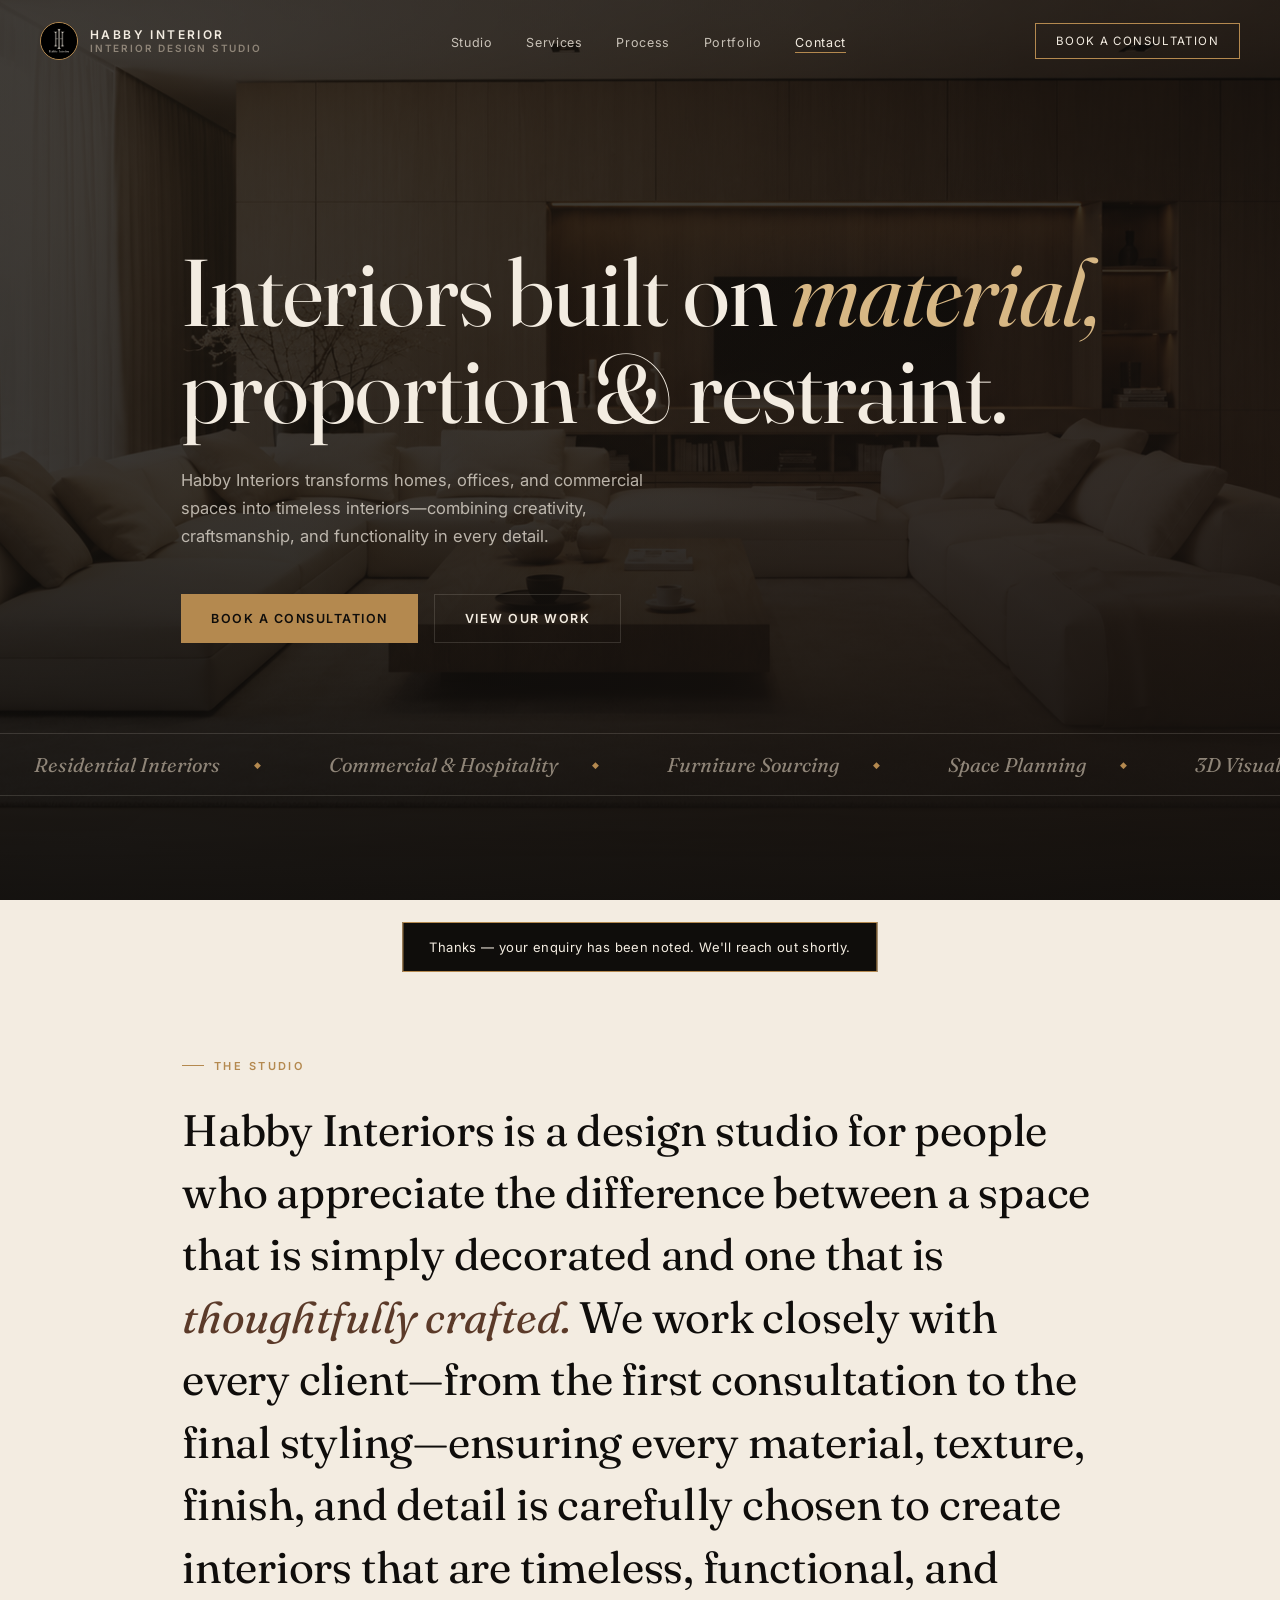
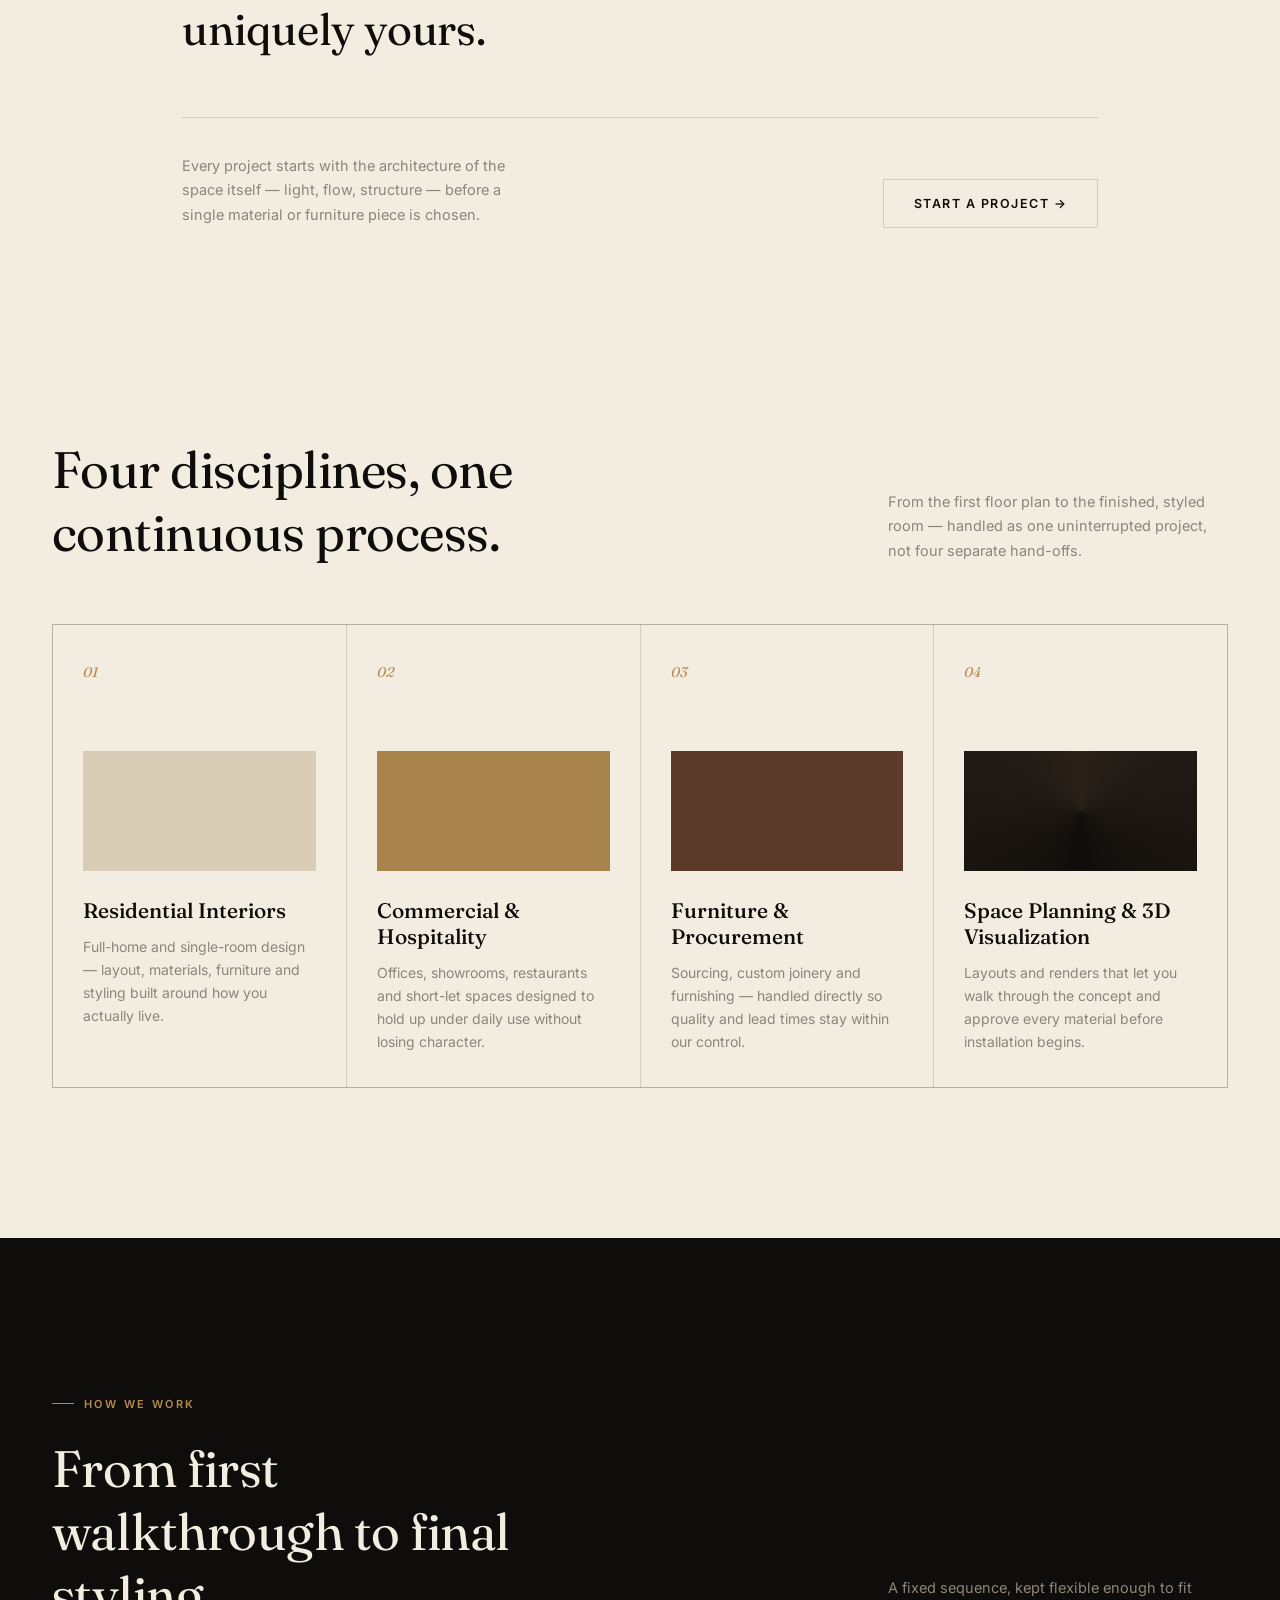
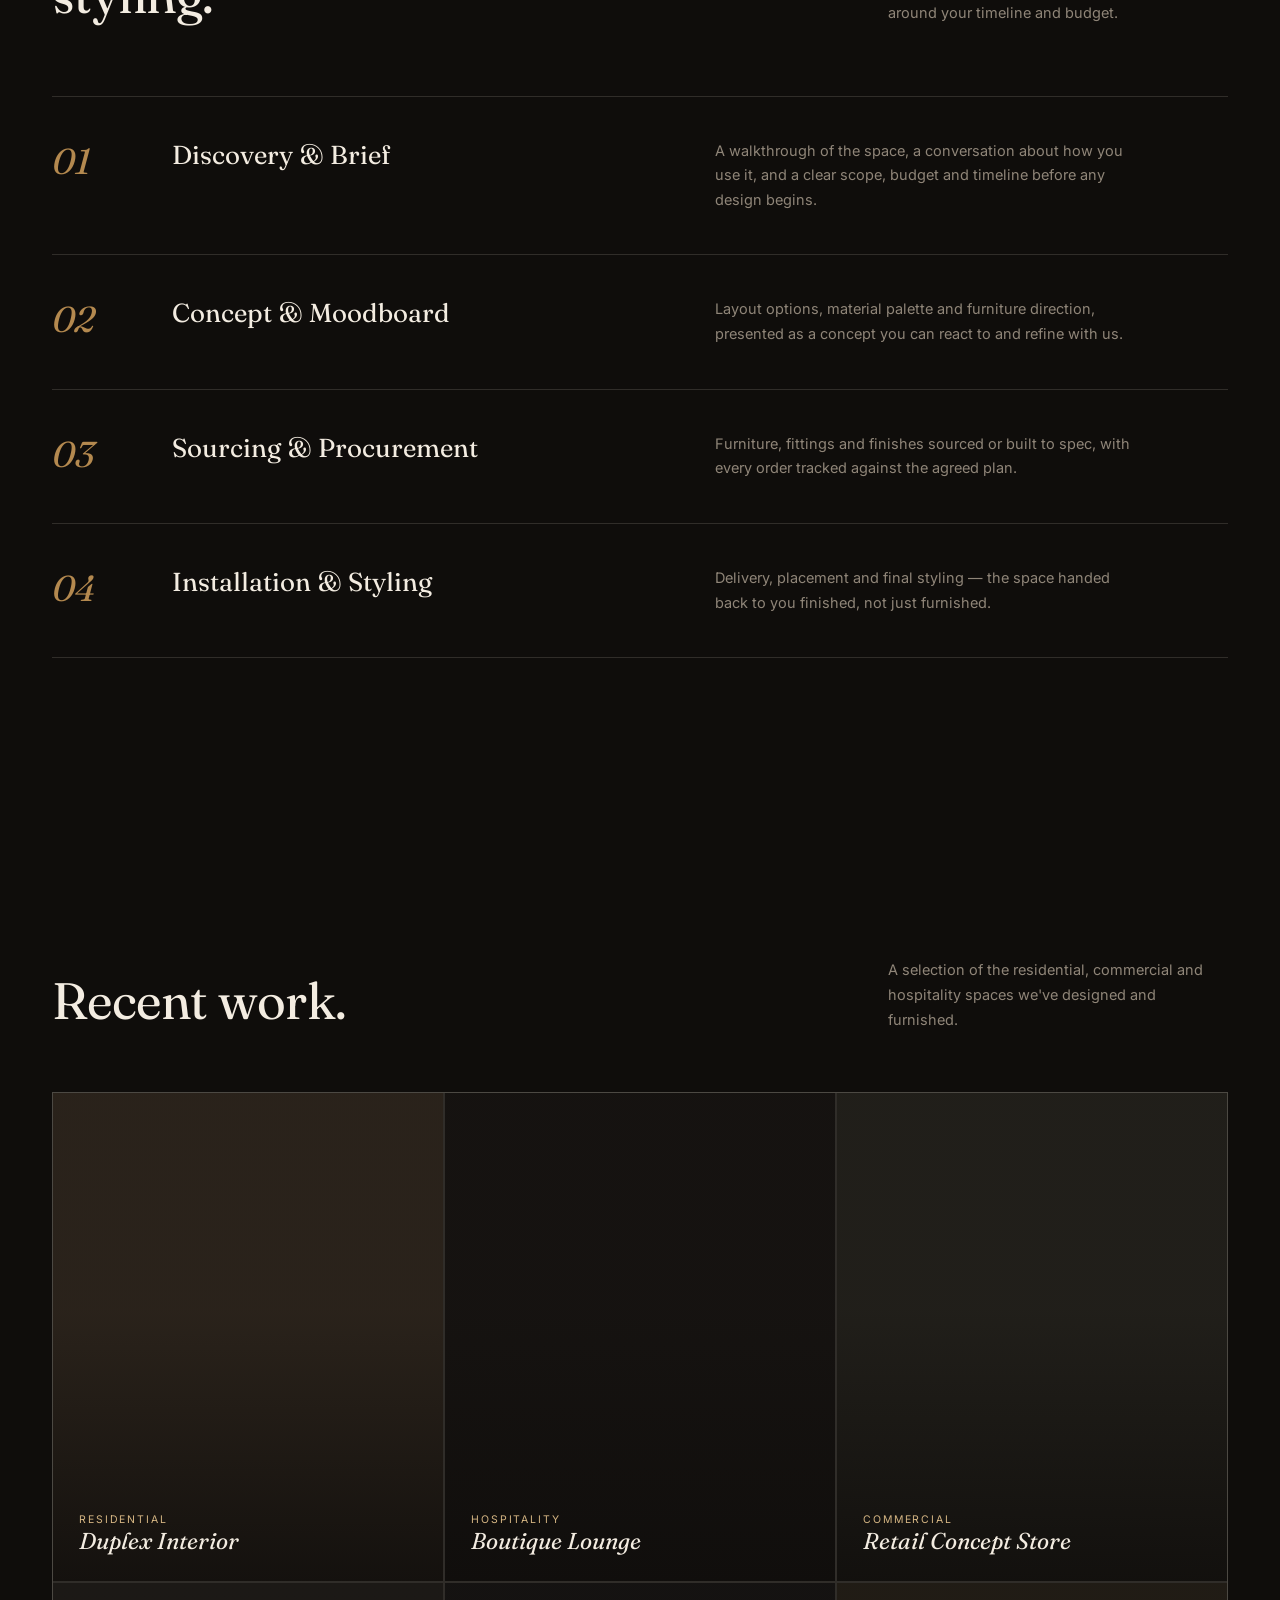
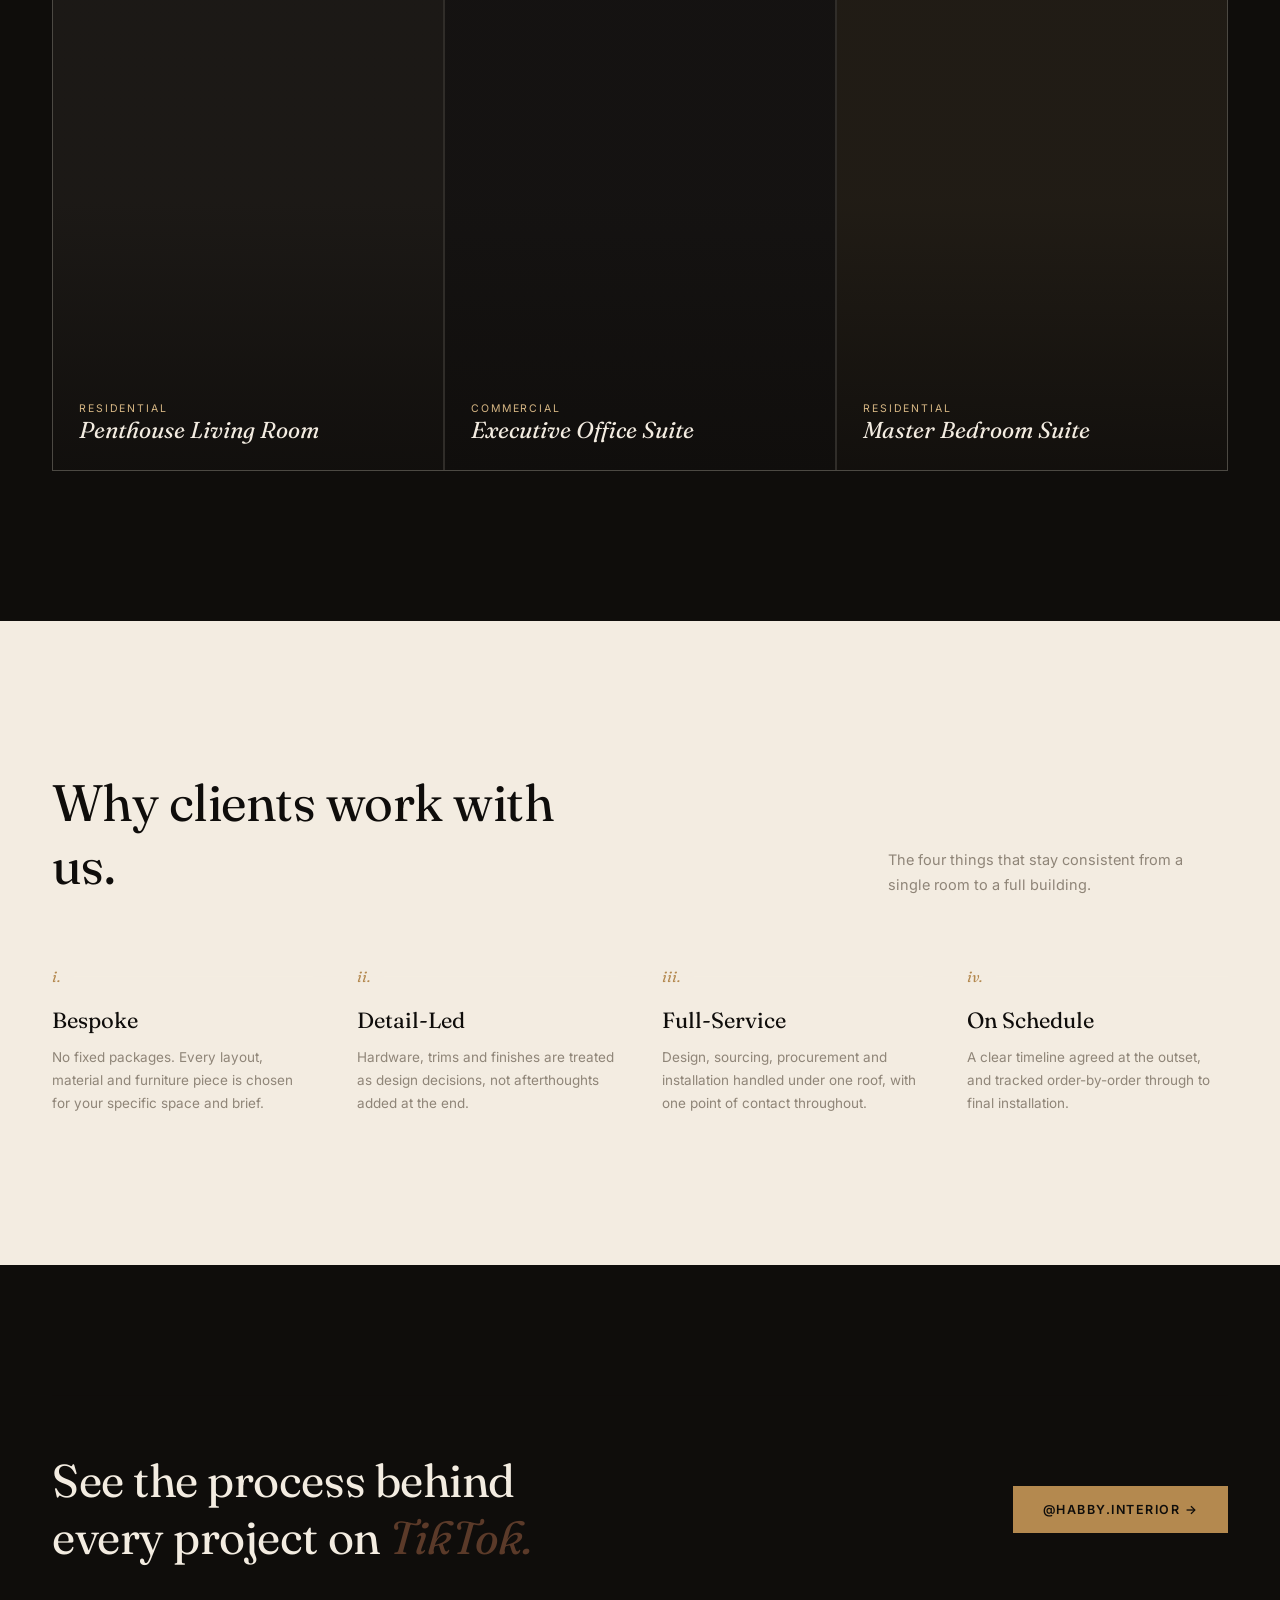
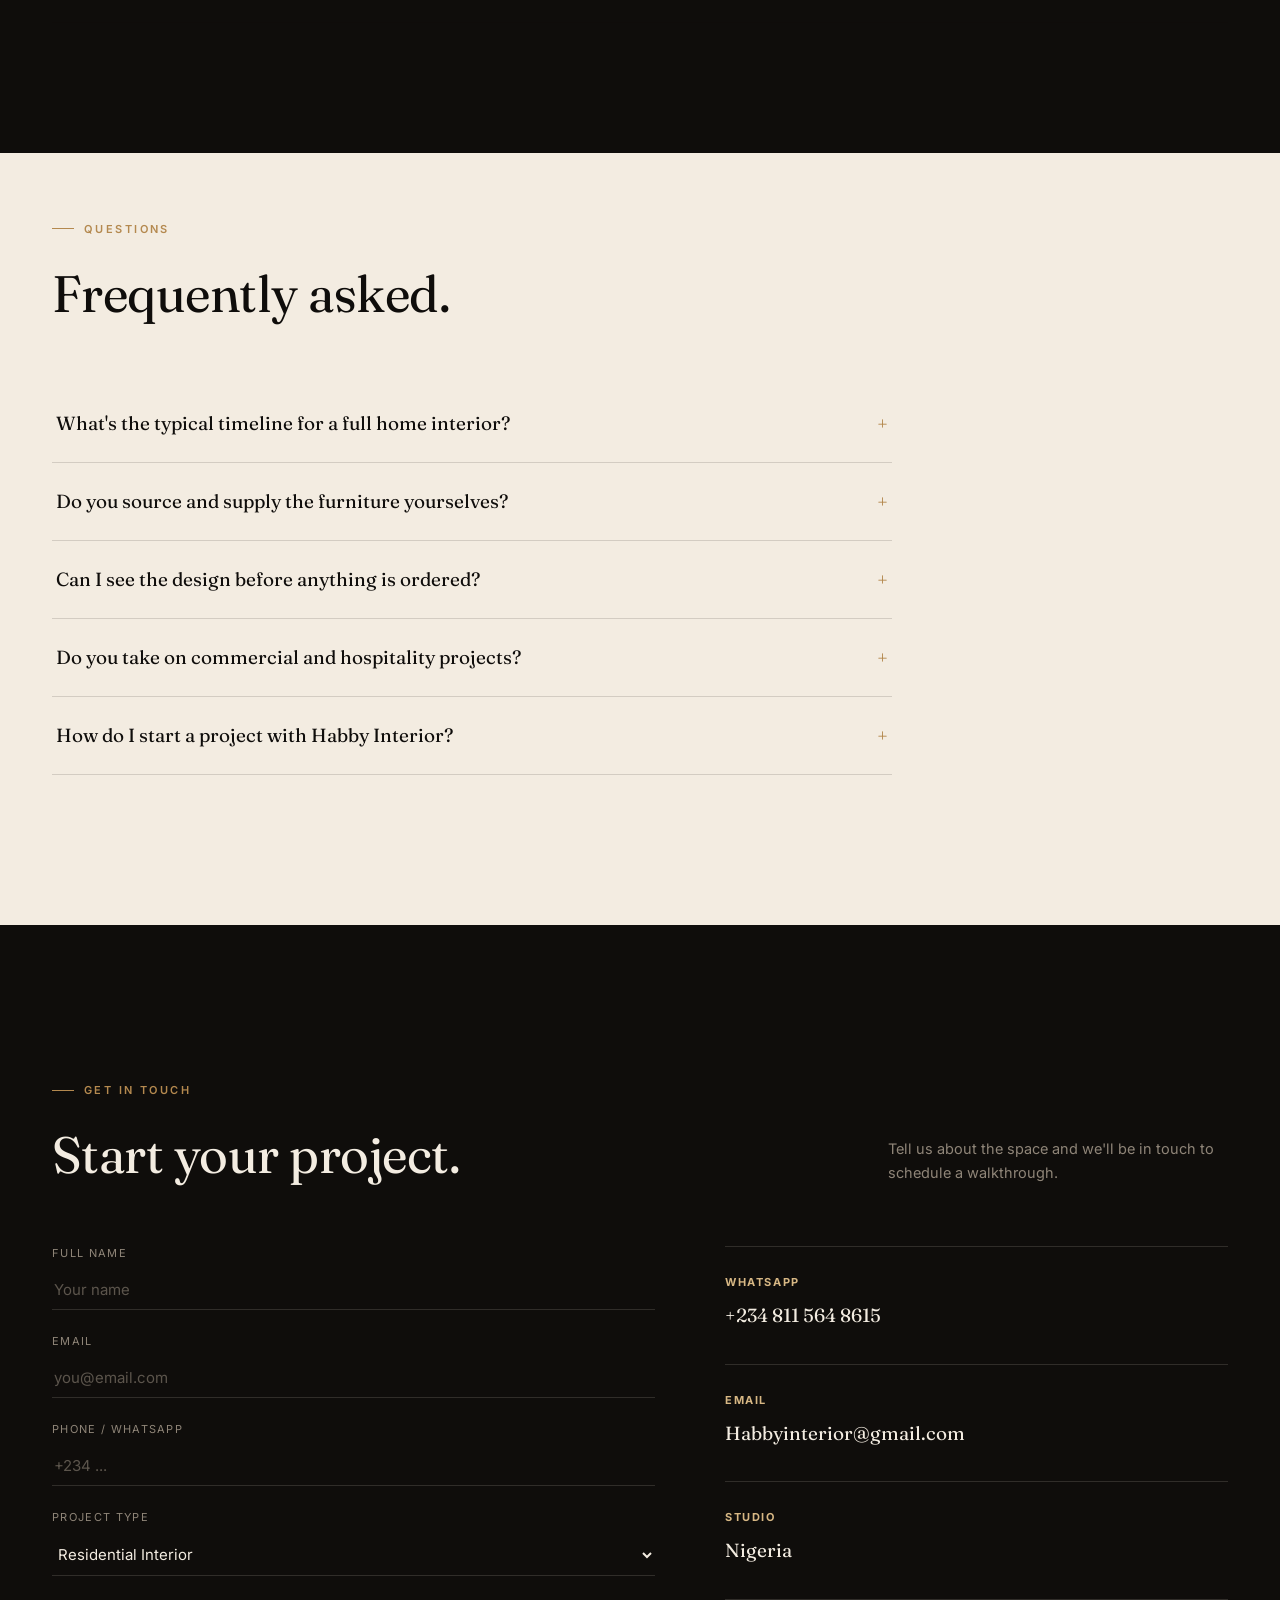
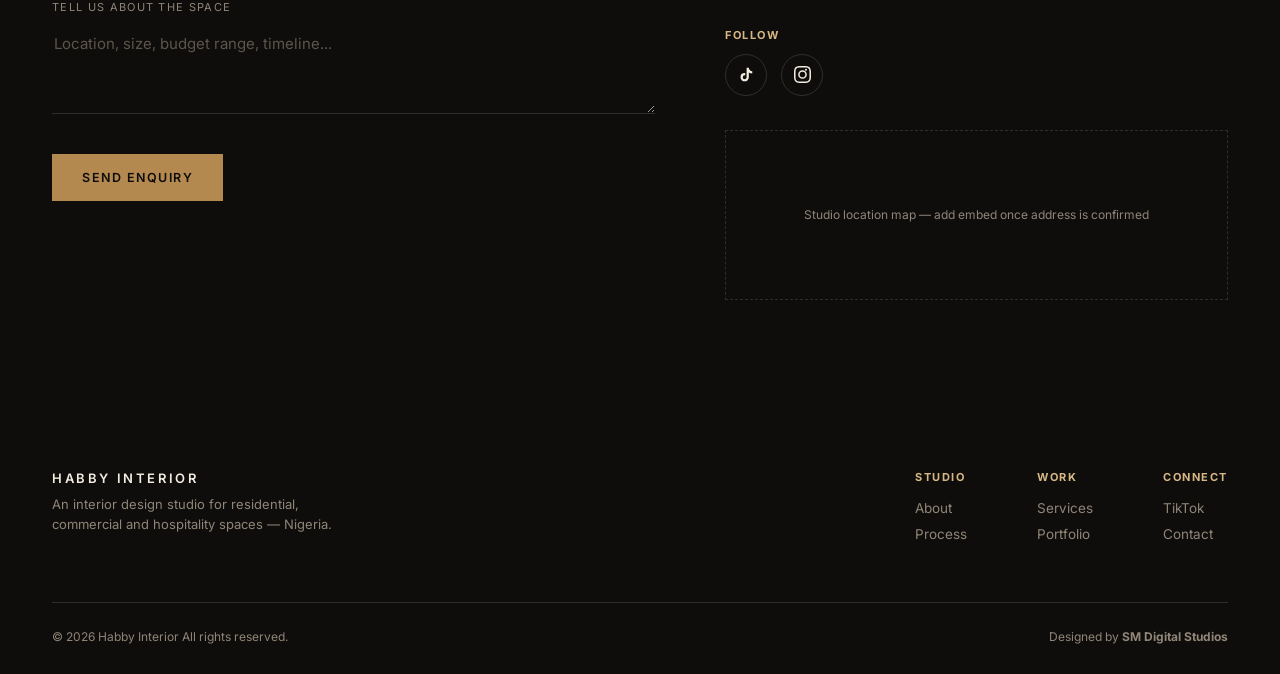
<file: index.html>
<!DOCTYPE html>
<html lang="en">
<head>
<title>Habby Interior — Interior Design Studio</title>
<meta charset="UTF-8">
<meta name="viewport" content="width=device-width, initial-scale=1.0">
  <meta name="description" content="Habby Interiors provides premium interior design, decoration and interior solutions for beautiful, modern spaces.">

<meta name="keywords" content="Habby Interiors, interior design, interior decoration, interior designer">

<meta name="robots" content="index, follow">
  <meta property="og:title" content="Habby Interiors | Interior Design & Decoration">
<meta property="og:description" content="Premium interior design and decoration by Habby Interiors.">
<meta property="og:type" content="website">
<meta property="og:url" content="https://habbyinteriors.netlify.app/">

<link rel="canonical" href="https://habbyinteriors.netlify.app/">
<meta name="description" content="Habby Interior is a Nigerian interior design studio crafting bespoke residential, commercial and hospitality interiors — from concept to installation.">
<link rel="preconnect" href="https://fonts.googleapis.com">
<link rel="preconnect" href="https://fonts.gstatic.com" crossorigin>
<link href="https://fonts.googleapis.com/css2?family=Fraunces:ital,opsz,wght@0,9..144,300;0,9..144,400;0,9..144,500;0,9..144,600;1,9..144,400;1,9..144,500&family=Inter:wght@400;500;600;700&display=swap" rel="stylesheet">
<link rel="icon" type="image/png" href="a.png">
  <link rel="icon" type="image/png" sizes="48x48" href="a.png">
<link rel="apple-touch-icon" href="/favicon.png">
  <meta name="google-site-verification" content="gCubUdFZI_BB-fOz_bjv0DTifJXOOAklGnRMy88tYVg" />
<link rel="stylesheet" href="style.css">
</head>
<body>

<div class="scroll-progress" id="scrollProgress"></div>

<header id="siteHeader">
  <a href="#top" class="logo" aria-label="AA Luxury Concept — Home">
    <span class="mark-wrap">
      <img class="mark-img" src="a.png" alt="" onerror="this.closest('.mark-wrap').classList.add('img-fallback')">
      <span class="mark-fallback" aria-hidden="true">AA</span>
    </span>
    <span class="word" aria-hidden="true">Habby Interior<span>Interior Design Studio</span></span>
  </a>
  <nav id="siteNav">
    <ul>
      <li><a href="#studio" data-nav>Studio</a></li>
      <li><a href="#services" data-nav>Services</a></li>
      <li><a href="#process" data-nav>Process</a></li>
      <li><a href="#portfolio" data-nav>Portfolio</a></li>
      <li><a href="#contact" data-nav>Contact</a></li>
    </ul>
    <a href="#contact" class="nav-mobile-cta">Book a Consultation</a>
  </nav>
  <a href="#contact" class="nav-cta">Book a Consultation</a>
  <button class="nav-toggle" id="navToggle" aria-label="Toggle menu" aria-controls="siteNav" aria-expanded="false"><span></span><span></span><span></span></button>
</header>

<div id="top"></div>

<section class="hero">
  <div class="hero-bg" data-bg="https://images.pexels.com/photos/19689234/pexels-photo-19689234.jpeg?auto=compress&cs=tinysrgb&w=1920" role="img" aria-label="Elegant lounge interior with ambient lighting"></div>
  <div class="wrap hero-inner">
    <h1 class="hreveal">Interiors built on <em>material,</em><br>proportion & restraint.</h1>
    <p class="lead hreveal">Habby Interiors transforms homes, offices, and commercial spaces into timeless interiors—combining creativity, craftsmanship, and functionality in every detail.</p>
    <div class="hero-actions hreveal">
      <a href="#contact" class="btn btn-solid">Book a Consultation</a>
      <a href="#portfolio" class="btn btn-outline">View Our Work</a>
    </div>
  </div>
  <div class="marquee">
    <div class="marquee-track">
      <span>Residential Interiors</span><span>Commercial &amp; Hospitality</span><span>Furniture Sourcing</span><span>Space Planning</span><span>3D Visualization</span>
      <span>Residential Interiors</span><span>Commercial &amp; Hospitality</span><span>Furniture Sourcing</span><span>Space Planning</span><span>3D Visualization</span>
    </div>
  </div>
</section>

<section class="statement light" id="studio">
  <div class="wrap">
    <span class="eyebrow reveal">The Studio</span>
    <h2 class="reveal" style="margin-top:26px;">Habby Interiors is a design studio for people who appreciate the difference between a space that is simply decorated and one that is <em>thoughtfully crafted.</em> We work closely with every client—from the first consultation to the final styling—ensuring every material, texture, finish, and detail is carefully chosen to create interiors that are timeless, functional, and uniquely yours.</h2>
    <div class="statement-foot reveal">
      <p>Every project starts with the architecture of the space itself — light, flow, structure — before a single material or furniture piece is chosen.</p>
      <a href="#contact" class="btn btn-outline on-light">Start a Project →</a>
    </div>
  </div>
</section>

<section class="services light" id="services">
  <div class="wrap">
    <div class="section-head reveal">
      <h2>Four disciplines, one continuous process.</h2>
      <p>From the first floor plan to the finished, styled room — handled as one uninterrupted project, not four separate hand-offs.</p>
    </div>
    <div class="service-grid reveal">
      <div class="service-card">
        <span class="service-num">01</span>
        <div class="swatch s1" data-bg="https://images.pexels.com/photos/6636320/pexels-photo-6636320.jpeg?auto=compress&cs=tinysrgb&w=900" role="img" aria-label="Cozy living room with marble accent wall"></div>
        <h3>Residential Interiors</h3>
        <p>Full-home and single-room design — layout, materials, furniture and styling built around how you actually live.</p>
      </div>
      <div class="service-card">
        <span class="service-num">02</span>
        <div class="swatch s2" data-bg="https://images.pexels.com/photos/29649754/pexels-photo-29649754.jpeg?auto=compress&cs=tinysrgb&w=900" role="img" aria-label="Elegant restaurant interior with chandeliers"></div>
        <h3>Commercial &amp; Hospitality</h3>
        <p>Offices, showrooms, restaurants and short-let spaces designed to hold up under daily use without losing character.</p>
      </div>
      <div class="service-card">
        <span class="service-num">03</span>
        <div class="swatch s3" data-bg="https://images.pexels.com/photos/12284845/pexels-photo-12284845.jpeg?auto=compress&cs=tinysrgb&w=900" role="img" aria-label="Sophisticated lounge with velvet couch and armchairs"></div>
        <h3>Furniture &amp; Procurement</h3>
        <p>Sourcing, custom joinery and furnishing — handled directly so quality and lead times stay within our control.</p>
      </div>
      <div class="service-card">
        <span class="service-num">04</span>
        <div class="swatch s4"></div>
        <h3>Space Planning &amp; 3D Visualization</h3>
        <p>Layouts and renders that let you walk through the concept and approve every material before installation begins.</p>
      </div>
    </div>
  </div>
</section>

<section class="process dark" id="process">
  <div class="wrap">
    <span class="eyebrow reveal">How We Work</span>
    <div class="section-head reveal" style="margin-top:26px;margin-bottom:0;">
      <h2>From first walkthrough to final styling.</h2>
      <p>A fixed sequence, kept flexible enough to fit around your timeline and budget.</p>
    </div>
    <div class="process-list">
      <div class="process-item reveal">
        <span class="pnum">01</span>
        <h3>Discovery &amp; Brief</h3>
        <p>A walkthrough of the space, a conversation about how you use it, and a clear scope, budget and timeline before any design begins.</p>
      </div>
      <div class="process-item reveal">
        <span class="pnum">02</span>
        <h3>Concept &amp; Moodboard</h3>
        <p>Layout options, material palette and furniture direction, presented as a concept you can react to and refine with us.</p>
      </div>
      <div class="process-item reveal">
        <span class="pnum">03</span>
        <h3>Sourcing &amp; Procurement</h3>
        <p>Furniture, fittings and finishes sourced or built to spec, with every order tracked against the agreed plan.</p>
      </div>
      <div class="process-item reveal">
        <span class="pnum">04</span>
        <h3>Installation &amp; Styling</h3>
        <p>Delivery, placement and final styling — the space handed back to you finished, not just furnished.</p>
      </div>
    </div>
  </div>
</section>



<section class="portfolio dark" id="portfolio">
  <div class="wrap">
    <div class="section-head reveal">
      <h2>Recent work.</h2>
      <p>A selection of the residential, commercial and hospitality spaces we've designed and furnished.</p>
    </div>
    <div class="port-grid reveal">
      <div class="port-card"><div class="thumb p1" data-bg="https://images.pexels.com/photos/19689228/pexels-photo-19689228.jpeg?auto=compress&cs=tinysrgb&w=1000" role="img" aria-label="Luxury living room with blue sofas"></div><div class="port-info"><span class="cat">Residential</span><h3>Duplex Interior</h3></div></div>
      <div class="port-card"><div class="thumb p2" data-bg="https://images.pexels.com/photos/19689227/pexels-photo-19689227.jpeg?auto=compress&cs=tinysrgb&w=1000" role="img" aria-label="Elegant hotel lounge with plush seating"></div><div class="port-info"><span class="cat">Hospitality</span><h3>Boutique Lounge</h3></div></div>
      <div class="port-card"><div class="thumb p3" data-bg="https://images.pexels.com/photos/15306470/pexels-photo-15306470.jpeg?auto=compress&cs=tinysrgb&w=1000" role="img" aria-label="Interior of a modern retail clothing store"></div><div class="port-info"><span class="cat">Commercial</span><h3>Retail Concept Store</h3></div></div>
      <div class="port-card"><div class="thumb p4" data-bg="https://images.pexels.com/photos/12284842/pexels-photo-12284842.jpeg?auto=compress&cs=tinysrgb&w=1000" role="img" aria-label="Stylish contemporary living room"></div><div class="port-info"><span class="cat">Residential</span><h3>Penthouse Living Room</h3></div></div>
      <div class="port-card"><div class="thumb p5" data-bg="https://images.pexels.com/photos/33342710/pexels-photo-33342710.jpeg?auto=compress&cs=tinysrgb&w=1000" role="img" aria-label="Modern luxury office interior"></div><div class="port-info"><span class="cat">Commercial</span><h3>Executive Office Suite</h3></div></div>
      <div class="port-card"><div class="thumb p6" data-bg="https://images.pexels.com/photos/8135502/pexels-photo-8135502.jpeg?auto=compress&cs=tinysrgb&w=1000" role="img" aria-label="Bright luxury bedroom with gold accents"></div><div class="port-info"><span class="cat">Residential</span><h3>Master Bedroom Suite</h3></div></div>
    </div>
  </div>
</section>

<section class="why light" id="why">
  <div class="wrap">
    <div class="section-head reveal">
      <h2>Why clients work with us.</h2>
      <p>The four things that stay consistent from a single room to a full building.</p>
    </div>
    <div class="why-grid">
      <div class="why-item reveal">
        <div class="num-line"><span>i.</span><i></i></div>
        <h3>Bespoke</h3>
        <p>No fixed packages. Every layout, material and furniture piece is chosen for your specific space and brief.</p>
      </div>
      <div class="why-item reveal">
        <div class="num-line"><span>ii.</span><i></i></div>
        <h3>Detail-Led</h3>
        <p>Hardware, trims and finishes are treated as design decisions, not afterthoughts added at the end.</p>
      </div>
      <div class="why-item reveal">
        <div class="num-line"><span>iii.</span><i></i></div>
        <h3>Full-Service</h3>
        <p>Design, sourcing, procurement and installation handled under one roof, with one point of contact throughout.</p>
      </div>
      <div class="why-item reveal">
        <div class="num-line"><span>iv.</span><i></i></div>
        <h3>On Schedule</h3>
        <p>A clear timeline agreed at the outset, and tracked order-by-order through to final installation.</p>
      </div>
    </div>
  </div>
</section>

<section class="follow dark">
  <div class="wrap">
    <div class="follow-box reveal">
      <h2>See the process behind every project on <em>TikTok.</em></h2>
      <a href="https://www.tiktok.com/@habby.interior" target="_blank" rel="noopener" class="btn btn-solid">@habby.interior →</a>
    </div>
  </div>
</section>

<section class="faq light" id="faq">
  <div class="wrap">
    <span class="eyebrow reveal">Questions</span>
    <div class="section-head reveal" style="margin-top:26px;margin-bottom:0;">
      <h2>Frequently asked.</h2>
    </div>
    <div class="faq-list">
      <div class="faq-item reveal">
        <button class="faq-q">What's the typical timeline for a full home interior?<span class="plus">+</span></button>
        <div class="faq-a"><p>Most full-home projects run 8–16 weeks from signed concept to final installation, depending on scope, furniture lead times and how much custom joinery is involved. Single-room projects are typically faster.</p></div>
      </div>
      <div class="faq-item reveal">
        <button class="faq-q">Do you source and supply the furniture yourselves?<span class="plus">+</span></button>
        <div class="faq-a"><p>Yes. We handle sourcing, procurement and custom joinery directly, which keeps quality and lead times within our control rather than passed between separate vendors.</p></div>
      </div>
      <div class="faq-item reveal">
        <button class="faq-q">Can I see the design before anything is ordered?<span class="plus">+</span></button>
        <div class="faq-a"><p>Yes — every project moves through a concept and moodboard stage, with 3D visualization available, so you can approve the direction and materials before procurement begins.</p></div>
      </div>
      <div class="faq-item reveal">
        <button class="faq-q">Do you take on commercial and hospitality projects?<span class="plus">+</span></button>
        <div class="faq-a"><p>Yes. Alongside residential interiors, we design offices, showrooms, restaurants and short-let spaces built to handle daily use.</p></div>
      </div>
      <div class="faq-item reveal">
        <button class="faq-q">How do I start a project with Habby Interior?<span class="plus">+</span></button>
        <div class="faq-a"><p>Send us your space, budget range and timeline through the contact form below or on WhatsApp, and we'll schedule an initial walkthrough or call.</p></div>
      </div>
    </div>
  </div>
</section>

<section class="contact dark" id="contact">
  <div class="wrap">
    <span class="eyebrow reveal">Get In Touch</span>
    <div class="section-head reveal" style="margin-top:26px;margin-bottom:0;">
      <h2>Start your project.</h2>
      <p>Tell us about the space and we'll be in touch to schedule a walkthrough.</p>
    </div>
    <div class="contact-grid">
      <form class="reveal" id="contactForm">
  <div class="field"><label for="fname">Full Name</label><input id="fname" name="fullName" type="text" placeholder="Your name" required></div>
  <div class="field"><label for="femail">Email</label><input id="femail" name="email" type="email" placeholder="you@email.com" required></div>
  <div class="field"><label for="fphone">Phone / WhatsApp</label><input id="fphone" name="phone" type="tel" placeholder="+234 ..."></div>
  <div class="field">
    <label for="ftype">Project Type</label>
    <select id="ftype" name="projectType">
      <option>Residential Interior</option>
      <option>Commercial / Hospitality</option>
      <option>Furniture Sourcing Only</option>
      <option>Space Planning &amp; 3D Visualization</option>
      <option>Not sure yet</option>
    </select>
  </div>
  <div class="field"><label for="fmsg">Tell us about the space</label><textarea id="fmsg" name="message" placeholder="Location, size, budget range, timeline..."></textarea></div>
  <button type="submit" class="btn btn-solid">Send Enquiry</button>
</form>
      
      <div class="reveal">
        <div class="info-block">
          <h4>WhatsApp</h4>
          <a href="https://wa.me/2348115648615" target="_blank" rel="noopener">+234 811 564 8615</a>
        </div>
        <div class="info-block">
          <h4>Email</h4>
          <a href="mailto:Habbyinterior@gmail.com">Habbyinterior@gmail.com</a>
        </div>
        <div class="info-block">
          <h4>Studio</h4>
          <p>Nigeria</p>
        </div>
        <div class="info-block">
          <h4>Follow</h4>
          <div class="social-row">
            <a href="https://www.tiktok.com/@habby.interior" target="_blank" rel="noopener" aria-label="TikTok">
              <svg viewBox="0 0 24 24" fill="currentColor"><path d="M16.6 5.82c-.85-.9-1.32-2.08-1.32-3.31h-3.13v13.32c0 1.5-1.22 2.72-2.73 2.72a2.73 2.73 0 0 1-2.73-2.72 2.73 2.73 0 0 1 2.73-2.73c.28 0 .55.04.8.12v-3.19a5.9 5.9 0 0 0-.8-.05A5.86 5.86 0 0 0 3.56 15.8a5.86 5.86 0 0 0 5.86 5.86 5.86 5.86 0 0 0 5.86-5.86V9.1a8.3 8.3 0 0 0 4.85 1.56V7.53a4.9 4.9 0 0 1-3.53-1.71z"/></svg>
            </a>
            <a href="https://www.instagram.com/habby.interior" target="_blank" rel="noopener" aria-label="Instagram">
  <svg viewBox="0 0 24 24" fill="currentColor"><path d="M12 2.16c3.2 0 3.58.01 4.85.07 3.25.15 4.77 1.69 4.92 4.92.06 1.27.07 1.65.07 4.85s-.01 3.58-.07 4.85c-.15 3.23-1.66 4.77-4.92 4.92-1.27.06-1.64.07-4.85.07s-3.58-.01-4.85-.07c-3.26-.15-4.77-1.7-4.92-4.92-.06-1.27-.07-1.65-.07-4.85s.01-3.58.07-4.85C2.38 3.9 3.9 2.38 7.15 2.23c1.27-.06 1.65-.07 4.85-.07zM12 0C8.74 0 8.33.01 7.05.07 2.7.27.27 2.7.07 7.05.01 8.33 0 8.74 0 12s.01 3.67.07 4.95c.2 4.35 2.63 6.78 6.98 6.98C8.33 23.99 8.74 24 12 24s3.67-.01 4.95-.07c4.35-.2 6.78-2.63 6.98-6.98.06-1.28.07-1.69.07-4.95s-.01-3.67-.07-4.95C23.73 2.7 21.3.27 16.95.07 15.67.01 15.26 0 12 0zm0 5.84A6.16 6.16 0 1 0 18.16 12 6.16 6.16 0 0 0 12 5.84zm0 10.16A4 4 0 1 1 16 12a4 4 0 0 1-4 4zm6.41-10.85a1.44 1.44 0 1 1-1.44-1.44 1.44 1.44 0 0 1 1.44 1.44z"/></svg>
</a>
          </div>
        </div>
        <div class="map-ph">Studio location map — add embed once address is confirmed</div>
      </div>
    </div>
  </div>
</section>

<footer>
  <div class="wrap">
    <div class="foot-top">
      <div class="foot-brand">
        <div class="word">Habby Interior</div>
        <p>An interior design studio for residential, commercial and hospitality spaces — Nigeria.</p>
      </div>
      <div class="foot-cols">
        <div class="foot-col">
          <h5>Studio</h5>
          <a href="#studio">About</a>
          <a href="#process">Process</a>
        </div>
        <div class="foot-col">
          <h5>Work</h5>
          <a href="#services">Services</a>
          <a href="#portfolio">Portfolio</a>
        </div>
        <div class="foot-col">
          <h5>Connect</h5>
          <a href="https://www.tiktok.com/@habby.interior" target="_blank" rel="noopener">TikTok</a>
          <a href="#contact">Contact</a>
        </div>
      </div>
    </div>
    <div class="foot-bottom">
      <span>© <span id="year"></span> Habby Interior All rights reserved.</span>
      <span>Designed by <a href="https://smdigitalstudios.netlify.app/" style="font-weight: bolder;" target="_blank">SM Digital Studios</a></span>
    </div>
  </div>
</footer>

<div class="toast" id="toast">Thanks — your enquiry has been noted. We'll reach out shortly.</div>
  <script>
document.getElementById('year').textContent = new Date().getFullYear();
const reducedMotion = window.matchMedia('(prefers-reduced-motion: reduce)').matches;

/* ---------- CMS content hydration ----------
   Pulls logo / hero / service images from content/homepage.json (edited via Decap CMS)
   and the portfolio grid from data/projects.json (built from content/projects/*.json
   by scripts/build-content.js at deploy time). If either fetch fails — e.g. before the
   CMS has been used for the first time — the page silently keeps the hardcoded content
   already in this HTML, so nothing ever breaks. */
async function hydrateFromCMS(){
  try {
    const [homeRes, projRes] = await Promise.allSettled([
      fetch('/content/homepage.json', {cache:'no-store'}),
      fetch('/data/projects.json', {cache:'no-store'})
    ]);

    if (homeRes.status === 'fulfilled' && homeRes.value.ok) {
      const home = await homeRes.value.json();

      const logoImg = document.querySelector('.mark-img');
      if (logoImg && home.logo) logoImg.src = home.logo;

      const heroBg = document.querySelector('.hero-bg');
      if (heroBg && home.hero_image) {
        heroBg.dataset.bg = home.hero_image;
        if (home.hero_image_alt) heroBg.setAttribute('aria-label', home.hero_image_alt);
      }

      [
        { cls: '.swatch.s1', img: home.service_1_image, alt: home.service_1_alt },
        { cls: '.swatch.s2', img: home.service_2_image, alt: home.service_2_alt },
        { cls: '.swatch.s3', img: home.service_3_image, alt: home.service_3_alt }
      ].forEach(({ cls, img, alt }) => {
        const el = document.querySelector(cls);
        if (el && img) {
          el.dataset.bg = img;
          if (alt) el.setAttribute('aria-label', alt);
        }
      });
    }

    if (projRes.status === 'fulfilled' && projRes.value.ok) {
      const projects = await projRes.value.json();
      if (Array.isArray(projects) && projects.length) {
        const grid = document.querySelector('.port-grid');
        if (grid) {
          grid.innerHTML = projects.map((p, i) => {
            const placeholderClass = 'p' + ((i % 6) + 1); // reuses existing loading-placeholder colors
            const alt = (p.image_alt || p.title || '').replace(/"/g, '&quot;');
            const cat = (p.category || '').replace(/</g, '&lt;');
            const title = (p.title || '').replace(/</g, '&lt;');
            const img = (p.image || '').replace(/"/g, '&quot;');
            return '<div class="port-card"><div class="thumb ' + placeholderClass + '" data-bg="' + img + '" role="img" aria-label="' + alt + '"></div><div class="port-info"><span class="cat">' + cat + '</span><h3>' + title + '</h3></div></div>';
          }).join('');
        }
      }
    }
  } catch (err) {
    console.warn('[cms] Falling back to default homepage content:', err);
  }
}

/* ---------- hero entrance (no loader — plays as soon as the page parses) ---------- */
const heroStyle = document.createElement('style');
heroStyle.textContent = '.hreveal{opacity:0;transform:translateY(18px);transition:opacity .9s cubic-bezier(.22,.9,.24,1), transform .9s cubic-bezier(.22,.9,.24,1);} .hreveal.in{opacity:1;transform:translateY(0);}';
document.head.appendChild(heroStyle);
document.querySelectorAll('.hero-inner .hreveal').forEach((el,i)=>{
  setTimeout(()=>el.classList.add('in'), reducedMotion ? 0 : 150 + 120*i);
});

/* ---------- header scroll state + scroll progress ---------- */
const header = document.getElementById('siteHeader');
const progressBar = document.getElementById('scrollProgress');
window.addEventListener('scroll', () => {
  header.classList.toggle('scrolled', window.scrollY > 40);
  const docH = document.documentElement.scrollHeight - window.innerHeight;
  progressBar.style.width = docH>0 ? (window.scrollY/docH*100)+'%' : '0%';
});

/* ---------- mobile nav ---------- */
const toggle = document.getElementById('navToggle');
const siteNav = document.getElementById('siteNav');

function setNavOpen(open){
  document.body.classList.toggle('nav-open', open);
  toggle.setAttribute('aria-expanded', open ? 'true' : 'false');
}
toggle.addEventListener('click', () => {
  setNavOpen(!document.body.classList.contains('nav-open'));
});
// tap the dark backdrop (not a link) to close
siteNav.addEventListener('click', (e) => {
  if(e.target === siteNav) setNavOpen(false);
});
// any nav link (including the mobile "Book a Consultation" CTA) closes the menu
document.querySelectorAll('nav a').forEach(a=>a.addEventListener('click', ()=> setNavOpen(false)));
// Esc closes it too
document.addEventListener('keydown', (e) => {
  if(e.key === 'Escape' && document.body.classList.contains('nav-open')) setNavOpen(false);
});

/* ---------- active nav link on scroll ---------- */
const navLinks = document.querySelectorAll('nav a[data-nav]');
const sections = Array.from(navLinks).map(a=>document.querySelector(a.getAttribute('href'))).filter(Boolean);
const navObserver = new IntersectionObserver((entries)=>{
  entries.forEach(entry=>{
    const id = '#'+entry.target.id;
    const link = document.querySelector('nav a[href="'+id+'"]');
    if(!link) return;
    if(entry.isIntersecting){
      navLinks.forEach(l=>l.classList.remove('active'));
      link.classList.add('active');
    }
  });
}, {rootMargin:'-45% 0px -45% 0px'});
sections.forEach(s=>navObserver.observe(s));

/* ---------- scroll reveal ---------- */
const revealEls = document.querySelectorAll('.reveal:not(.in)');
const io = new IntersectionObserver((entries)=>{
  entries.forEach(e=>{ if(e.isIntersecting){ e.target.classList.add('in'); io.unobserve(e.target); } });
}, {threshold:.15});
revealEls.forEach(el=>io.observe(el));

/* ---------- lazy-loaded background photography ----------
   Waits for hydrateFromCMS() to finish so it observes the final set of
   data-bg elements, including any portfolio cards just rebuilt from CMS content. */
hydrateFromCMS().finally(() => {
  const lazyEls = document.querySelectorAll('[data-bg]');
  const bgObserver = new IntersectionObserver((entries)=>{
    entries.forEach(entry=>{
      if(entry.isIntersecting){
        const el = entry.target;
        const src = el.dataset.bg;
        const img = new Image();
        img.onload = ()=>{ el.style.backgroundImage = 'url(' + src + ')'; el.classList.add('loaded'); };
        img.src = src;
        bgObserver.unobserve(el);
      }
    });
  }, {rootMargin:'250px'});
  lazyEls.forEach(el=>bgObserver.observe(el));
});

/* ---------- faq accordion ---------- */
document.querySelectorAll('.faq-item').forEach(item=>{
  const q = item.querySelector('.faq-q');
  const a = item.querySelector('.faq-a');
  q.addEventListener('click', ()=>{
    const isOpen = item.classList.contains('open');
    document.querySelectorAll('.faq-item.open').forEach(o=>{ o.classList.remove('open'); o.querySelector('.faq-a').style.maxHeight=null; });
    if(!isOpen){ item.classList.add('open'); a.style.maxHeight = a.scrollHeight+'px'; }
  });
});

/* ---------- contact form -> WhatsApp ----------
   Sends the enquiry to the studio's WhatsApp number (same number listed
   in the Contact section) with the form fields pre-filled as the message. */
const form = document.getElementById('contactForm');
const toast = document.getElementById('toast');

// Same number shown in the Contact section's WhatsApp link.
// Update in both places if the business number ever changes.
const WHATSAPP_NUMBER = '2348115648615';

form.addEventListener('submit', (e) => {
  e.preventDefault();

  if (!form.checkValidity()) {
    form.reportValidity();
    return;
  }

  const fullName = document.getElementById('fname').value.trim();
  const email = document.getElementById('femail').value.trim();
  const phone = document.getElementById('fphone').value.trim();
  const projectType = document.getElementById('ftype').value;
  const message = document.getElementById('fmsg').value.trim();

  const text =
`New Enquiry from Website
Name: ${fullName}
Email: ${email}
Phone: ${phone || 'Not provided'}
Project Type: ${projectType}
Details: ${message || 'No additional details'}`;

  const waUrl = `https://wa.me/${WHATSAPP_NUMBER}?text=${encodeURIComponent(text)}`;
  const waWindow = window.open(waUrl, '_blank', 'noopener');

  if (!waWindow) {
    // Popup blocked — send the visitor there directly instead of
    // showing a false "success" toast.
    window.location.href = waUrl;
    return;
  }

  toast.classList.add('show');
  setTimeout(() => toast.classList.remove('show'), 3600);
  form.reset();
});
</script>
</body>
</html>
</file>
<file: style.css>
*{margin:0;
    padding:0;
    box-sizing:border-box;
    }   
:root{
      --ink:#0f0d0b;
      --ink-2:#181410;
      --paper:#f3ece1;
      --paper-2:#eae1d2;
      --brass:#b4894f;
      --brass-light:#d7b784;
      --walnut:#5b3a29;
      --stone:#8f8578;
      --line-dark:rgba(243,236,225,0.14);
      --line-light:rgba(15,13,11,0.14);
      --display:'Fraunces', serif;
      --body:'Inter', sans-serif;
      --ease:cubic-bezier(.22,.9,.24,1);
      --header-h: 90px;
      --header-h-mobile: 78px;
    }
  html{scroll-behavior:smooth}
  ::-webkit-scrollbar{
    display: none;
  }
  body{
    background:var(--paper);
    color:var(--ink);
    font-family:var(--body);
    -webkit-font-smoothing:antialiased;
    overflow-x:hidden;
  }
  body.nav-open{overflow:hidden;height:100%;}
  html:has(body.nav-open){overflow:hidden;height:100%;}
  img,svg{display:block;max-width:100%;}
  a{color:inherit;text-decoration:none;}
  ul{list-style:none;}
  button{font-family:inherit;cursor:pointer;border:none;background:none;color:inherit;}
  a:focus-visible, button:focus-visible, input:focus-visible, select:focus-visible, textarea:focus-visible{
    outline:2px solid var(--brass); outline-offset:3px;
  }

  /* Anchor-scroll offset: every section a nav link points to needs this,
     otherwise the fixed header (both its desktop and scrolled heights)
     covers the top of whatever you just navigated to. This is what makes
     every single nav link land "behind" the header instead of just under it. */
  #top, section[id]{
    scroll-margin-top: var(--header-h);
  }

  .eyebrow{
    font-family:var(--body);
    font-size:11px;
    letter-spacing:.22em;
    text-transform:uppercase;
    color:var(--brass);
    font-weight:600;
    display:inline-flex;
    align-items:center;
    gap:10px;
  }
  .eyebrow::before{
    content:'';
    width:22px;height:1px;
    background:var(--brass);
    display:inline-block;
  }
  .wrap{max-width:1240px;margin:0 auto;padding:0 32px;}
  section{position:relative;}
  .dark{background:var(--ink);color:var(--paper);}
  .light{background:var(--paper);color:var(--ink);}
  .reveal{opacity:0;transform:translateY(28px);transition:opacity .9s var(--ease), transform .9s var(--ease);}
  .reveal.in{opacity:1;transform:translateY(0);}

  /* grain overlay */
  .grain{
    position:fixed;inset:0;pointer-events:none;z-index:999;
    opacity:.045; mix-blend-mode:overlay;
  }

  /* ===== SCROLL PROGRESS ===== */
  .scroll-progress{position:fixed;top:0;left:0;height:2px;background:var(--brass);z-index:600;width:0%;}

  /* ===== NAV ===== */
  header{
    position:fixed;top:0;left:0;right:0;z-index:500;
    display:flex;align-items:center;justify-content:space-between;
    padding:22px 40px;
    transition:padding .4s var(--ease);
  }
  /* The blurred header backdrop lives on a pseudo-element, not on `header`
     itself. A filter/backdrop-filter on `header` would make it the
     containing block for its position:fixed children — and `nav` (the
     mobile menu overlay) is one of those children. That silently shrinks
     the "full-screen" nav down to just the header's own box the moment
     .scrolled is applied, which is why the overlay only covered a sliver
     near the top instead of the whole viewport. Keeping the filter on a
     pseudo-element (a sibling in the render tree, not an ancestor of nav)
     avoids that entirely. */
  header::before{
    content:'';
    position:absolute;inset:0;z-index:-1;
    background:rgba(15,13,11,0);
    border-bottom:1px solid transparent;
    transition:background .4s var(--ease), border-color .4s var(--ease), backdrop-filter .4s var(--ease);
    pointer-events:none;
  }
  header.scrolled{
    padding:14px 40px;
  }
  header.scrolled::before{
    background:rgba(15,13,11,0.88);
    backdrop-filter:blur(10px);
    border-bottom:1px solid var(--line-dark);
  }
  .logo{display:flex;align-items:center;gap:12px;color:var(--paper);min-width:0;}

  /* logo mark: real image with a graceful text fallback if the file isn't there yet.
     drop your logo file in as assets/logo.png (any square/round image works,
     it's cropped to a circle) and it'll swap in automatically. */
  .logo .mark-wrap{
    width:38px;height:38px;border:1px solid var(--brass);border-radius:50%;
    display:flex;align-items:center;justify-content:center;
    flex-shrink:0;position:relative;overflow:hidden;background:var(--ink-2);
  }
  .logo .mark-img{width:100%;height:100%;object-fit:cover;border-radius:50%;}
  .logo .mark-fallback{
    display:none;width:100%;height:100%;align-items:center;justify-content:center;
    font-family:var(--display);font-style:italic;font-size:16px;color:var(--brass);
  }
  .logo .mark-wrap.img-fallback .mark-img{display:none;}
  .logo .mark-wrap.img-fallback .mark-fallback{display:flex;}

  .logo .word{
    font-size:12px;letter-spacing:.2em;text-transform:uppercase;font-weight:600;line-height:1.3;
    white-space:nowrap;overflow:hidden;text-overflow:ellipsis;
  }
  .logo .word span{display:block;color:var(--stone);font-size:10px;letter-spacing:.18em;white-space:nowrap;}
  nav ul{display:flex;gap:34px;}
  nav a{
    font-size:12.5px;letter-spacing:.05em;color:var(--paper);opacity:.78;
    position:relative;padding-bottom:3px;
    transition:opacity .3s;
  }
  nav a:hover,nav a.active{opacity:1;}
  nav a::after{
    content:'';position:absolute;left:0;bottom:0;width:0;height:1px;background:var(--brass);
    transition:width .35s var(--ease);
  }
  nav a:hover::after,nav a.active::after{width:100%;}
  .nav-cta{
    border:1px solid var(--brass);color:var(--paper);
    padding:10px 20px;font-size:11.5px;letter-spacing:.12em;text-transform:uppercase;
    transition:background .3s, color .3s;
  }
  .nav-cta:hover{background:var(--brass);color:var(--ink);}
  .nav-mobile-cta{
    display:none; /* only shown inside the mobile menu overlay, see media query below */
    margin-top:34px;
    border:1px solid var(--brass);color:var(--paper);
    padding:14px 32px;font-size:12px;letter-spacing:.12em;text-transform:uppercase;font-weight:600;
    transition:background .3s, color .3s;
  }
  .nav-mobile-cta:hover{background:var(--brass);color:var(--ink);}
  .nav-toggle{
    display:none;flex-direction:column;justify-content:center;align-items:center;gap:5px;
    width:44px;height:44px;margin:-9px -9px -9px 0;padding:9px;
    z-index:600;position:relative;flex-shrink:0;
    -webkit-tap-highlight-color:transparent;touch-action:manipulation;
  }
  .nav-toggle span{height:1px;background:var(--paper);width:26px;transition:.35s var(--ease);display:block;}
  body.nav-open .nav-toggle span:nth-child(1){transform:translateY(6px) rotate(45deg);}
  body.nav-open .nav-toggle span:nth-child(2){opacity:0;}
  body.nav-open .nav-toggle span:nth-child(3){transform:translateY(-6px) rotate(-45deg);}

  /* ===== HERO ===== */
  .hero{
    min-height:100vh;background:var(--ink);color:var(--paper);
    display:flex;flex-direction:column;justify-content:center;
    position:relative;overflow:hidden;padding:140px 0 0;
  }
  .hero-bg{
    position:absolute;inset:0;z-index:0;
    background-size:cover;background-position:center;background-color:var(--ink-2);
    opacity:0;transition:opacity 1.4s var(--ease);
    animation:kenburns 30s ease-in-out infinite alternate;
  }
  .hero-bg.loaded{opacity:.42;}
  @keyframes kenburns{from{transform:scale(1);}to{transform:scale(1.08);}}
  .hero::before{
    content:'';position:absolute;inset:0;z-index:1;
    background:
      linear-gradient(180deg, rgba(15,13,11,.55) 0%, rgba(15,13,11,.6) 55%, rgba(15,13,11,.92) 100%),
      radial-gradient(ellipse at 15% 20%, rgba(180,137,79,0.16), transparent 55%),
      radial-gradient(ellipse at 85% 80%, rgba(91,58,41,0.4), transparent 55%);
    pointer-events:none;
  }
  .hero-inner{position:relative;z-index:2;}
  .hero .eyebrow{color:var(--brass-light);margin-bottom:26px;}
  .hero h1{
    font-family:var(--display);
    font-weight:400;
    font-size:clamp(42px, 7.4vw, 104px);
    line-height:1.02;
    letter-spacing:-.01em;
    max-width:920px;
  }
  .hero h1 em{font-style:italic;font-weight:400;color:var(--brass-light);}
  .hero p.lead{
    margin-top:28px;max-width:480px;font-size:16.5px;line-height:1.7;color:var(--paper);opacity:.72;
  }
  .hero-actions{display:flex;gap:16px;margin-top:44px;flex-wrap:wrap;}
  .btn{
    display:inline-flex;align-items:center;gap:10px;
    padding:16px 30px;font-size:12.5px;letter-spacing:.12em;text-transform:uppercase;font-weight:600;
    transition:all .35s var(--ease);
  }
  .btn-solid{background:var(--brass);color:var(--ink);}
  .btn-solid:hover{background:var(--brass-light);transform:translateY(-2px);}
  .btn-outline{border:1px solid var(--line-dark);color:var(--paper);}
  .btn-outline:hover{border-color:var(--brass);color:var(--brass-light);transform:translateY(-2px);}
  .btn-outline.on-light{border-color:var(--line-light);color:var(--ink);}
  .btn-outline.on-light:hover{border-color:var(--walnut);color:var(--walnut);}

  .marquee{
    margin-top:90px;border-top:1px solid var(--line-dark);border-bottom:1px solid var(--line-dark);
    overflow:hidden;white-space:nowrap;position:relative;z-index:2;
  }
  .marquee-track{display:inline-flex;animation:scroll 32s linear infinite;padding:18px 0;}
  .marquee-track span{
    font-family:var(--display);font-style:italic;font-size:20px;color:var(--stone);
    padding:0 34px;display:inline-flex;align-items:center;gap:34px;white-space:nowrap;
  }
  .marquee-track span::after{content:'◆';font-size:9px;color:var(--brass);font-style:normal;}
  @keyframes scroll{from{transform:translateX(0);}to{transform:translateX(-50%);}}

  .scroll-cue{
    position:absolute;bottom:132px;left:50%;transform:translateX(-50%);z-index:2;
    display:flex;flex-direction:column;align-items:center;gap:8px;opacity:.55;
  }
  .scroll-cue span{font-size:10px;letter-spacing:.2em;text-transform:uppercase;color:var(--paper);}
  .scroll-cue i{width:1px;height:26px;background:linear-gradient(var(--brass), transparent);animation:cueMove 1.8s ease-in-out infinite;}
  @keyframes cueMove{0%{opacity:0;transform:translateY(-6px);}50%{opacity:1;}100%{opacity:0;transform:translateY(10px);}}

  /* ===== STATEMENT ===== */
  .statement{padding:150px 0;}
  .statement .wrap{max-width:980px;}
  .statement h2{
    font-family:var(--display);font-weight:400;font-size:clamp(26px,3.6vw,44px);
    line-height:1.42;letter-spacing:-.005em;
  }
  .statement h2 em{color:var(--walnut);font-style:italic;}
  .statement-foot{
    display:flex;justify-content:space-between;align-items:flex-end;
    margin-top:56px;gap:30px;flex-wrap:wrap;border-top:1px solid var(--line-light);padding-top:36px;
  }
  .statement-foot p{max-width:360px;font-size:14.5px;line-height:1.7;color:var(--stone);}

  /* ===== SERVICES ===== */
  .services{padding:60px 0 150px;}
  .section-head{display:flex;justify-content:space-between;align-items:flex-end;gap:24px;margin-bottom:60px;flex-wrap:wrap;}
  .section-head h2{font-family:var(--display);font-weight:400;font-size:clamp(30px,4vw,52px);letter-spacing:-.01em;max-width:520px;}
  .section-head p{max-width:340px;font-size:14.5px;line-height:1.7;color:var(--stone);}
  .service-grid{display:grid;grid-template-columns:repeat(4,1fr);gap:1px;background:var(--line-light);border:1px solid var(--line-light);}
  .service-card{background:var(--paper);padding:38px 30px 34px;transition:background .4s var(--ease);}
  .service-card:hover{background:var(--paper-2);}
  .service-num{font-family:var(--display);font-style:italic;color:var(--brass);font-size:14px;margin-bottom:70px;display:block;}
  .swatch{width:100%;height:120px;margin-bottom:26px;position:relative;overflow:hidden;background-size:cover;background-position:center;}
  .swatch.s1{background-color:#d8ccb6;}
  .swatch.s2{background-color:#a9834c;}
  .swatch.s3{background-color:#5b3a29;}
  .swatch.s4{background:conic-gradient(from 180deg,#0f0d0b,#2a2119,#0f0d0b);}
  .service-card h3{font-family:var(--display);font-size:21px;font-weight:500;margin-bottom:12px;}
  .service-card p{font-size:14px;line-height:1.65;color:var(--stone);}

  /* ===== PROCESS ===== */
  .process{padding:150px 0;}
  .process-list{margin-top:70px;border-top:1px solid var(--line-dark);}
  .process-item{
    display:grid;grid-template-columns:90px 1fr 1fr;gap:30px;
    padding:42px 0;border-bottom:1px solid var(--line-dark);align-items:start;
  }
  .process-item .pnum{font-family:var(--display);font-style:italic;font-size:36px;color:var(--brass);}
  .process-item h3{font-family:var(--display);font-size:26px;font-weight:400;}
  .process-item p{font-size:14.5px;line-height:1.7;color:var(--stone);max-width:420px;}

  /* ===== PORTFOLIO ===== */
  .portfolio{padding:150px 0;}
  .port-grid{display:grid;grid-template-columns:repeat(3,1fr);gap:2px;background:var(--line-dark);border:1px solid var(--line-dark);}
  .port-card{background:var(--ink-2);aspect-ratio:4/5;position:relative;overflow:hidden;}
  .port-card .thumb{position:absolute;inset:0;transition:transform .7s var(--ease);background-size:cover;background-position:center;}
  .port-card:hover .thumb{transform:scale(1.06);}
  .p1{background-color:#2c241c;}
  .p2{background-color:#161311;}
  .p3{background-color:#22201b;}
  .p4{background-color:#1d1a17;}
  .p5{background-color:#151312;}
  .p6{background-color:#221d16;}
  .port-card::after{content:'';position:absolute;inset:0;background:linear-gradient(to top, rgba(15,13,11,.82), rgba(15,13,11,.08) 55%);pointer-events:none;}
  .port-info{position:absolute;left:0;bottom:0;right:0;padding:26px;color:var(--paper);z-index:2;}
  .port-info .cat{font-size:10.5px;letter-spacing:.18em;text-transform:uppercase;color:var(--brass-light);margin-bottom:6px;}
  .port-info h3{font-family:var(--display);font-style:italic;font-size:23px;font-weight:400;}
  .port-note{margin-top:30px;font-size:13px;color:var(--stone);font-style:italic;text-align:center;}

  /* ===== WHY US ===== */
  .why{padding:150px 0;}
  .why-grid{display:grid;grid-template-columns:repeat(4,1fr);gap:44px;margin-top:70px;}
  .why-item .num-line{display:flex;align-items:center;gap:14px;margin-bottom:20px;}
  .why-item .num-line span{font-family:var(--display);font-style:italic;color:var(--brass);font-size:15px;}
  .why-item .num-line i{flex:1;height:1px;background:var(--line-dark);}
  .why-item h3{font-family:var(--display);font-size:22px;font-weight:400;margin-bottom:12px;}
  .why-item p{font-size:13.5px;line-height:1.7;color:var(--stone);}

  /* ===== FOLLOW ===== */
  .follow{padding:130px 0;}
  .follow-box{
    display:flex;justify-content:space-between;align-items:center;gap:40px;flex-wrap:wrap;
    border-top:1px solid var(--line-light);border-bottom:1px solid var(--line-light);padding:56px 0;
  }
  .follow-box h2{font-family:var(--display);font-weight:400;font-size:clamp(28px,4vw,46px);max-width:560px;letter-spacing:-.01em;}
  .follow-box h2 em{font-style:italic;color:var(--walnut);}

  /* ===== FAQ ===== */
  .faq{padding:60px 0 150px;}
  .faq-list{max-width:840px;margin-top:60px;}
  .faq-item{border-bottom:1px solid var(--line-light);}
  .faq-q{
    width:100%;display:flex;justify-content:space-between;align-items:center;
    padding:26px 4px;text-align:left;font-family:var(--display);font-size:19px;font-weight:400;
  }
  .faq-q .plus{font-size:20px;color:var(--brass);transition:transform .4s var(--ease);flex-shrink:0;margin-left:20px;}
  .faq-item.open .faq-q .plus{transform:rotate(45deg);}
  .faq-a{max-height:0;overflow:hidden;transition:max-height .5s var(--ease);}
  .faq-a p{padding:0 4px 28px;font-size:14.5px;line-height:1.75;color:var(--stone);max-width:640px;}

  /* ===== CONTACT ===== */
  .contact{padding:150px 0 100px;}
  .contact-grid{display:grid;grid-template-columns:1.2fr 1fr;gap:70px;margin-top:60px;}
  .field{margin-bottom:24px;}
  .field label{display:block;font-size:11px;letter-spacing:.12em;text-transform:uppercase;color:var(--stone);margin-bottom:10px;}
  .field input,.field select,.field textarea{
    width:100%;background:transparent;border:none;border-bottom:1px solid var(--line-dark);
    color:var(--paper);font-family:var(--body);font-size:15px;padding:10px 2px;
  }
  .field input::placeholder,.field textarea::placeholder{color:var(--stone);opacity:.6;}
  .field input:focus,.field select:focus,.field textarea:focus{outline:none;border-color:var(--brass);}
  .field select option{background:var(--ink);}
  .field textarea{resize:vertical;min-height:90px;}
  .contact .btn-solid{margin-top:12px;}
  .info-block{border-top:1px solid var(--line-dark);padding-top:28px;margin-bottom:34px;}
  .info-block h4{font-size:11px;letter-spacing:.14em;text-transform:uppercase;color:var(--brass-light);margin-bottom:12px;}
  .info-block p, .info-block a{font-family:var(--display);font-size:19px;font-weight:400;line-height:1.5;}
  .info-block a:hover{color:var(--brass-light);}
  .social-row{display:flex;gap:14px;margin-top:8px;}
  .social-row a{
    width:42px;height:42px;border:1px solid var(--line-dark);border-radius:50%;
    display:flex;align-items:center;justify-content:center;transition:.3s;
  }
  .social-row a:hover{border-color:var(--brass);background:var(--brass);color:var(--ink);}
  .social-row svg{width:17px;height:17px;}
  .map-ph{
    margin-top:6px;height:170px;border:1px dashed var(--line-dark);
    display:flex;align-items:center;justify-content:center;text-align:center;
    color:var(--stone);font-size:12px;padding:20px;line-height:1.6;
  }

  /* ===== FOOTER ===== */
  footer{background:var(--ink);color:var(--paper);padding:70px 0 30px;}
  .foot-top{display:flex;justify-content:space-between;gap:40px;flex-wrap:wrap;padding-bottom:50px;border-bottom:1px solid var(--line-dark);}
  .foot-brand .word{font-size:13px;letter-spacing:.2em;text-transform:uppercase;font-weight:600;margin-bottom:8px;}
  .foot-brand p{font-size:13px;color:var(--stone);max-width:280px;line-height:1.6;}
  .foot-cols{display:flex;gap:70px;flex-wrap:wrap;}
  .foot-col h5{font-size:11px;letter-spacing:.14em;text-transform:uppercase;color:var(--brass-light);margin-bottom:16px;}
  .foot-col a,.foot-col span{display:block;font-size:13.5px;color:var(--stone);margin-bottom:10px;}
  .foot-col a:hover{color:var(--paper);}
  .foot-bottom{display:flex;justify-content:space-between;padding-top:26px;font-size:12px;color:var(--stone);flex-wrap:wrap;gap:10px;}

  /* toast */
  .toast{
    position:fixed;bottom:28px;left:50%;transform:translateX(-50%) translateY(200%);
    background:var(--ink);color:var(--paper);border:1px solid var(--brass);
    padding:16px 26px;font-size:13px;letter-spacing:.03em;z-index:1000;
    transition:transform .5s var(--ease);
  }
  .toast.show{transform:translateX(-50%) translateY(0);}

  /* ===== RESPONSIVE ===== */
  @media (max-width:980px){
    .service-grid{grid-template-columns:repeat(2,1fr);}
    .why-grid{grid-template-columns:repeat(2,1fr);gap:36px;}
    .port-grid{grid-template-columns:repeat(2,1fr);}
    .contact-grid{grid-template-columns:1fr;gap:60px;}
    .process-item{grid-template-columns:60px 1fr;}
    .process-item p{grid-column:2/3;}
  }

  /* Nav collapses to the hamburger menu here — raised from the old 720px so it
     kicks in before the full nav (logo + 6 links + CTA button) runs out of room
     and wraps/overflows on tablets and small laptop windows. */
  @media (max-width:1080px){
    nav{
      position:fixed;top:0;left:0;right:0;bottom:0;background:rgba(15,13,11,0.98);
      display:flex;flex-direction:column;align-items:center;justify-content:center;
      overflow-y:auto;-webkit-overflow-scrolling:touch;
      padding:90px 20px calc(40px + env(safe-area-inset-bottom, 0px));
      opacity:0;visibility:hidden;transition:opacity .4s var(--ease), visibility .4s var(--ease);
      z-index:400;
    }
    body.nav-open nav{opacity:1;visibility:visible;}
    nav ul{flex-direction:column;gap:26px;text-align:center;}
        nav a{font-size:17px;padding:6px 4px;-webkit-tap-highlight-color:transparent;touch-action:manipulation;}
    .nav-cta{display:none;}
    .nav-mobile-cta{display:inline-flex;-webkit-tap-highlight-color:transparent;touch-action:manipulation;}
    .nav-toggle{display:flex;}
    :root{--header-h: var(--header-h-mobile);}
  }

  @media (max-width:720px){
    .wrap{padding:0 22px;}
    header{padding:18px 22px;}
    .service-grid{grid-template-columns:1fr;}
    .port-grid{grid-template-columns:1fr;}
    .statement-foot{flex-direction:column;align-items:flex-start;}
    .follow-box{flex-direction:column;align-items:flex-start;}
    .marquee-track span{font-size:15px;padding:0 20px;}
    .scroll-cue{display:none;}
    :root{--header-h-mobile: 70px;}
  }

  /* keeps the logo's subtitle line from crowding the hamburger button on very small phones */
  @media (max-width:380px){
    .logo .word span{display:none;}
  }

  @media (prefers-reduced-motion: reduce){
    html{scroll-behavior:auto;}
    .hero-bg{animation:none;}
    .marquee-track{animation:none;}
    .scroll-cue i{animation:none;}
    .reveal{transition:none !important;opacity:1 !important;transform:none !important;}
        }
</file>
